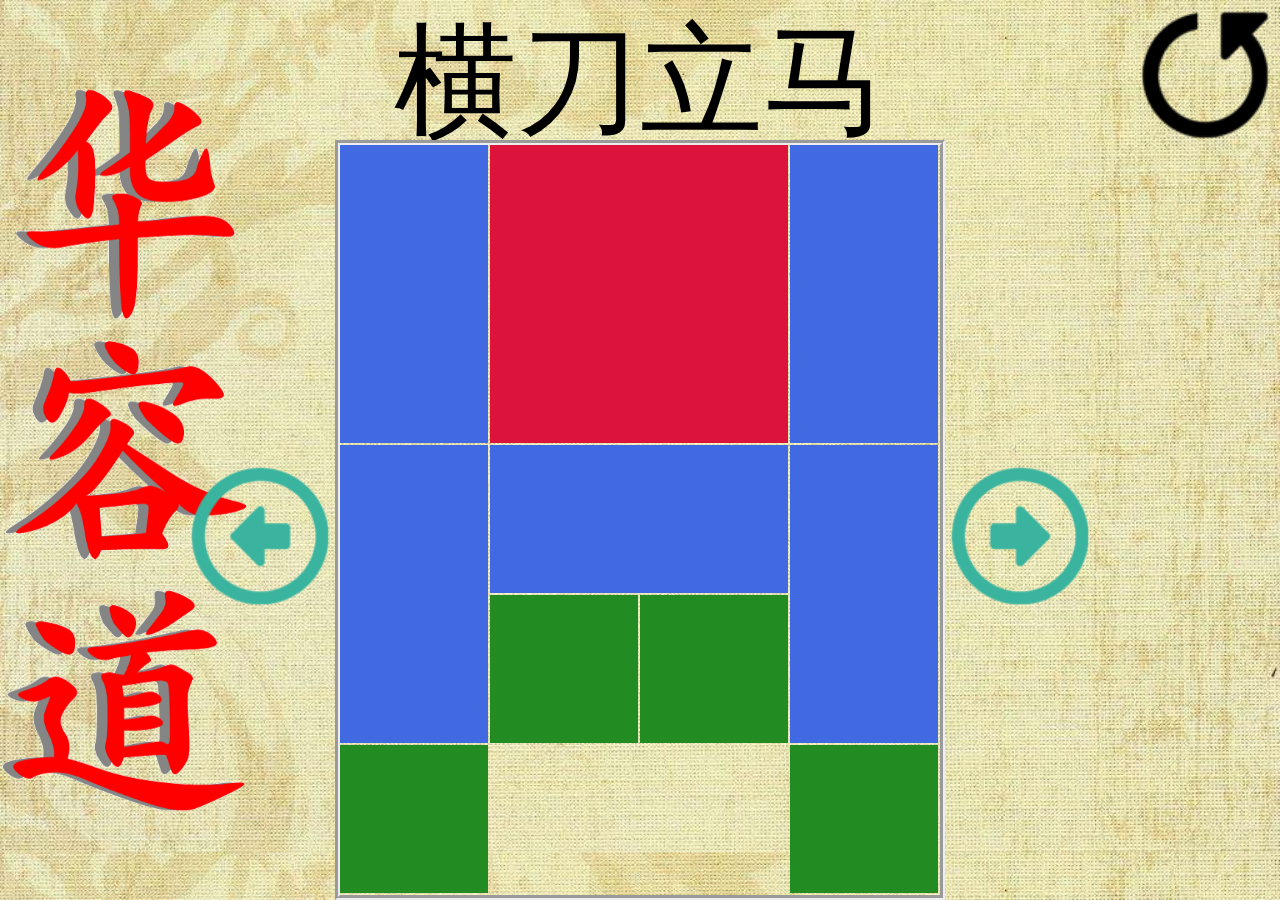
<file: index.html>
<!DOCTYPE html>
<html>
	<head>
		<title>华容道</title>
		<link rel="shortcut icon" href="images/icon.ico"/>
		<link href="style/style.css" rel="stylesheet">
		<script src="scripts/table.js"></script>
		<script src="scripts/element.js"></script>
		<script src="scripts/Klotski.js"></script>
		<script src="scripts/View.js"></script>
		<script src="scripts/event.js"></script>
		<script src="scripts/main.js"></script>
	</head>

	<body oncontextmenu="return false" ondragstart="return false" onselectstart="return false">
		<img id="titleImg" class="moveFreely hide" src="images/title.png" alt="华容道游戏提示" title="游戏提示"/>
		<p id="layoutName" class="moveFreely"></p>
		<img id="nextLayout" 		class="moveFreely hide" src="images/next.png"  		alt="下一关" 	title="下一关"/>
		<img id="previousLayout" 	class="moveFreely hide" src="images/previous.png"  	alt="上一关" 	title="上一关"/>
		<img id="refresh" 			class="moveFreely hide" src="images/refresh.png"  	alt="重置布局"	title="重置布局"/>
		
		<div id="chessboard">
			<div id="caocao" 		tabindex="0"></div>
			<div id="zhangfei" 		tabindex="1"></div>
			<div id="machao" 		tabindex="2"></div>
			<div id="huangzhong" 	tabindex="3"></div>
			<div id="zhaoyun" 		tabindex="4"></div>
			<div id="guanyu" 		tabindex="5"></div>
			<div id="zu1" 			tabindex="6"></div>
			<div id="zu2" 			tabindex="7"></div>
			<div id="zu3" 			tabindex="8"></div>
			<div id="zu4" 			tabindex="9"></div>
			
			<img id="up" 	src="images/up_arrow.png"		class="hide"/>
			<img id="down" 	src="images/down_arrow.png"		class="hide"/>
			<img id="left" 	src="images/left_arrow.png"		class="hide"/>
			<img id="right" src="images/right_arrow.png"	class="hide"/>
		</div>
	</body>
</html>
</file>
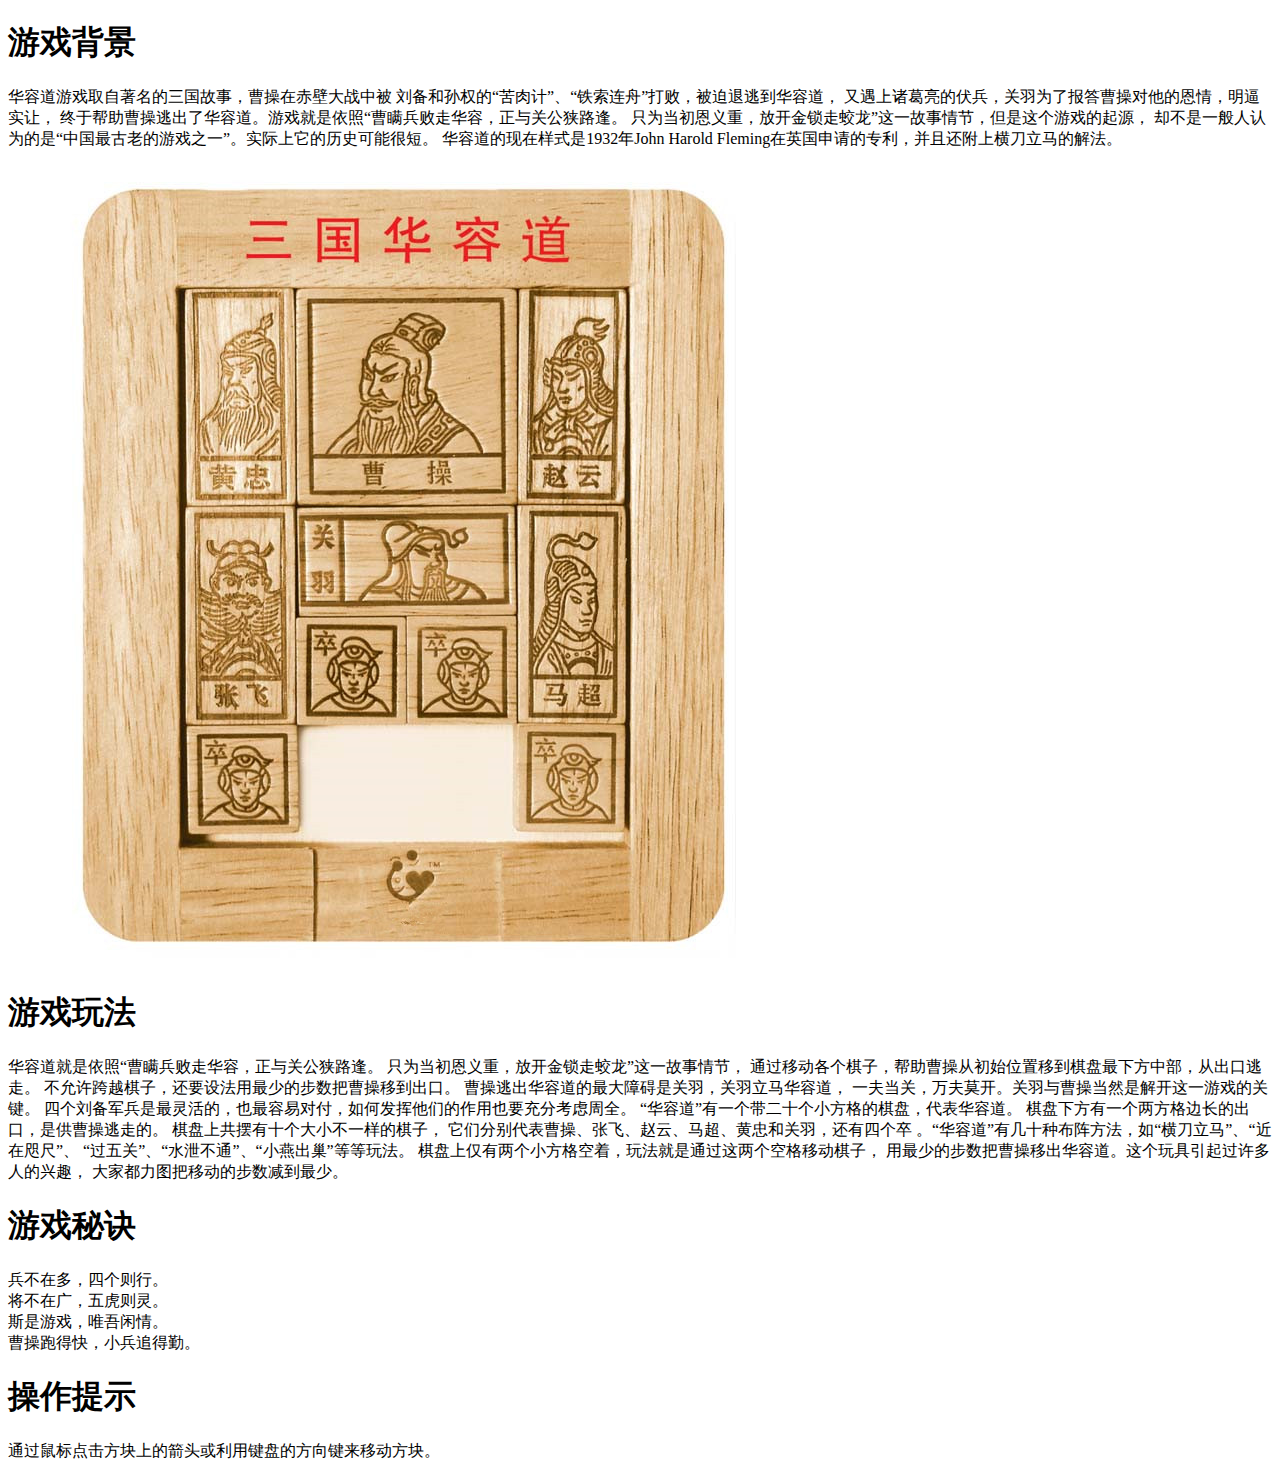
<file: help/help.html>
<!DOCTYPE html>
<html>
	<head>
		<title>游戏帮助</title>
		<link rel="shortcut icon" href="../images/icon.ico"/>
		<link href="style.css" rel="stylesheet">
	</head>

	<body>
		<h1>游戏背景</h1>
		<p>
			华容道游戏取自著名的三国故事，曹操在赤壁大战中被
			刘备和孙权的“苦肉计”、“铁索连舟”打败，被迫退逃到华容道，
			又遇上诸葛亮的伏兵，关羽为了报答曹操对他的恩情，明逼实让，
			终于帮助曹操逃出了华容道。游戏就是依照“曹瞒兵败走华容，正与关公狭路逢。
			只为当初恩义重，放开金锁走蛟龙”这一故事情节，但是这个游戏的起源，
			却不是一般人认为的是“中国最古老的游戏之一”。实际上它的历史可能很短。
			华容道的现在样式是1932年John Harold Fleming在英国申请的专利，并且还附上横刀立马的解法。
		</p>
		
		<img src="../images/华容道.jpg"/>
		
		<h1>游戏玩法</h1>
		<p>
			华容道就是依照“曹瞒兵败走华容，正与关公狭路逢。
			只为当初恩义重，放开金锁走蛟龙”这一故事情节，
			通过移动各个棋子，帮助曹操从初始位置移到棋盘最下方中部，从出口逃走。
			不允许跨越棋子，还要设法用最少的步数把曹操移到出口。
			曹操逃出华容道的最大障碍是关羽，关羽立马华容道，
			一夫当关，万夫莫开。关羽与曹操当然是解开这一游戏的关键。
			四个刘备军兵是最灵活的，也最容易对付，如何发挥他们的作用也要充分考虑周全。
			“华容道”有一个带二十个小方格的棋盘，代表华容道。
			棋盘下方有一个两方格边长的出口，是供曹操逃走的。
			棋盘上共摆有十个大小不一样的棋子，
			它们分别代表曹操、张飞、赵云、马超、黄忠和关羽，还有四个卒
			。“华容道”有几十种布阵方法，如“横刀立马”、“近在咫尺”、
			“过五关”、“水泄不通”、“小燕出巢”等等玩法。
			棋盘上仅有两个小方格空着，玩法就是通过这两个空格移动棋子，
			用最少的步数把曹操移出华容道。这个玩具引起过许多人的兴趣，
			大家都力图把移动的步数减到最少。
		</p>
		
		<h1>游戏秘诀</h1>
		<p>
			兵不在多，四个则行。<br/>
			将不在广，五虎则灵。<br/>
			斯是游戏，唯吾闲情。<br/>
			曹操跑得快，小兵追得勤。<br/>
		</p>
		
		<h1>操作提示</h1>
		<p>
			通过鼠标点击方块上的箭头或利用键盘的方向键来移动方块。
		</p>
	</body>
</html>
</file>
<file: style/style.css>
* 
{
	margin: 0;
	padding: 0;
}

body
{
	background-image: url(../images/background.jpg);
	background-size:cover;
	//text-align: center;
}

.moveFreely
{
	position: absolute;
}

.hide
{
	display: none;
}

#chessboard
{
	border: groove 5px;
}

#titleImg
{
	//border: groove;
}

#layoutName
{
	font-family: KaiTi;
	font-size: 90px;
	text-align: center;
}

#refresh
{
	float: right;
}

/*#up
{
	background-size:100% 100%;
}*/

/*#chessboard
{
	border: groove;
	
	//position: relative;
	//left: 100px;
	//top: 100px;
	//margin-left: auto;
    //margin-right: auto;
	//margin: 0 auto;
}*/
</file>
<file: help/style.css>
h1
{
	font-family: "Microsoft YaHei";
}

p
{
	font-family: KaiTi;
}
</file>
